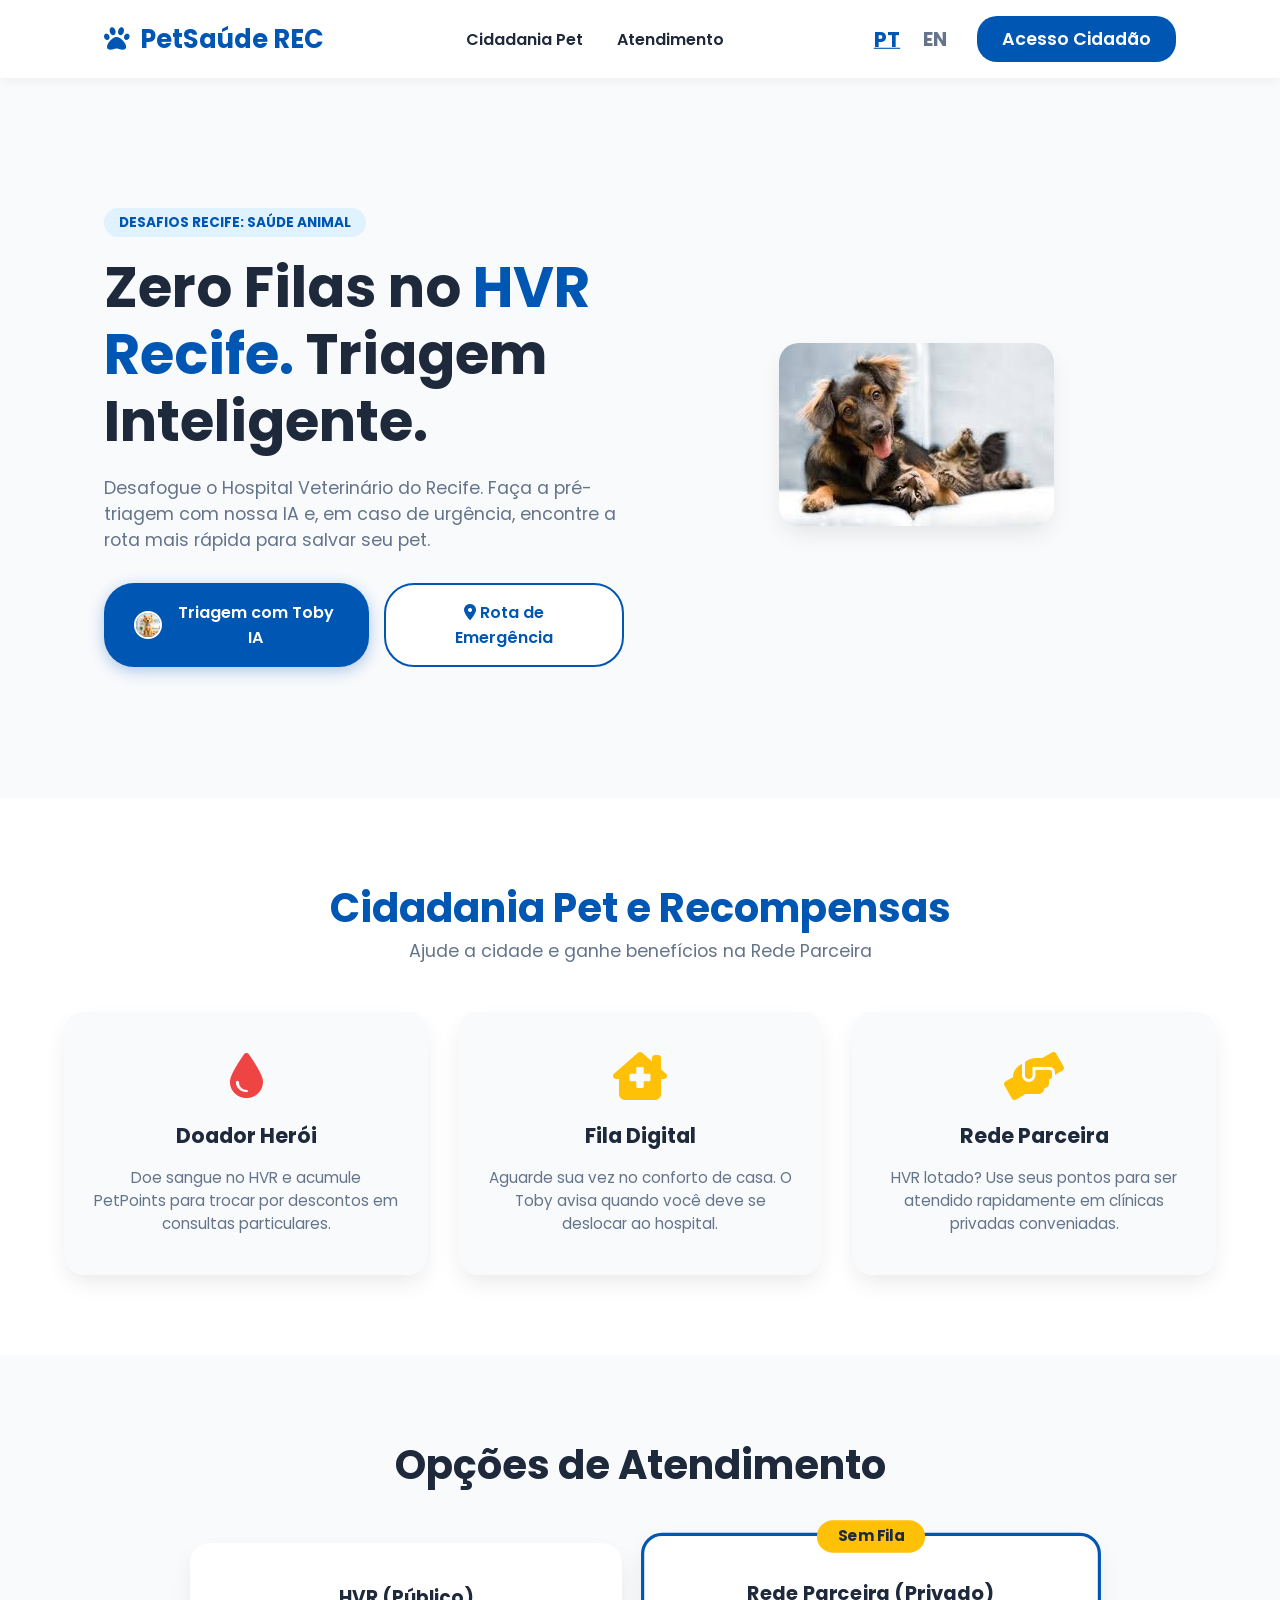
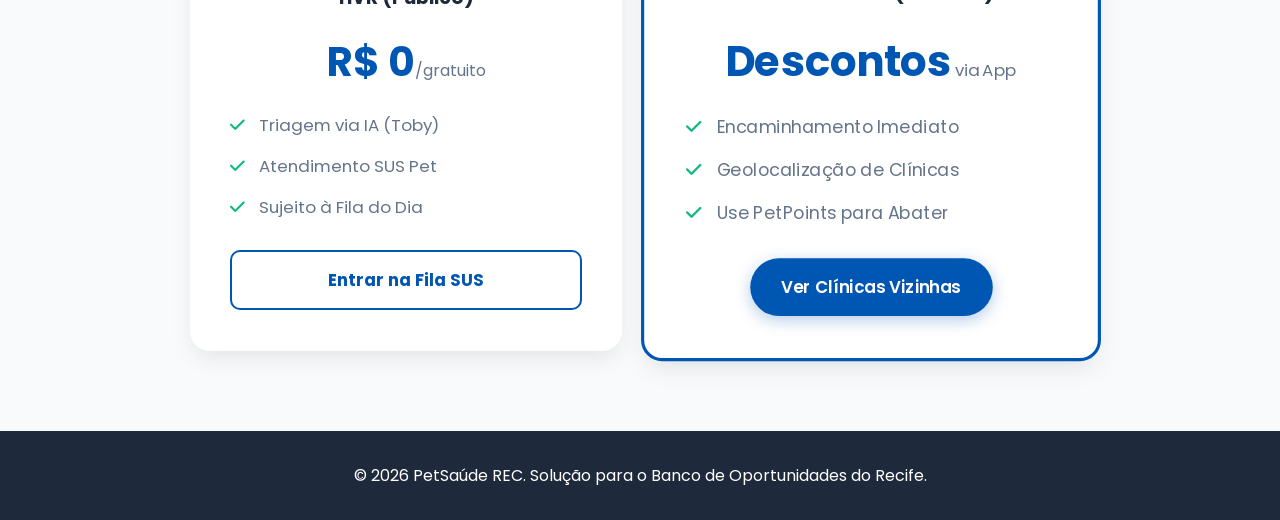
<file: index.html>
<!DOCTYPE html PUBLIC "-//W3C//DTD XHTML 1.0 Strict//EN" "http://www.w3.org/TR/xhtml1/DTD/xhtml1-strict.dtd">
<html xmlns="http://www.w3.org/1999/xhtml" lang="pt-br">
<head>
    <meta charset="UTF-8">
    <meta name="viewport" content="width=device-width, initial-scale=1.0">
    <title>PetSaúde | Triagem HVR Recife</title>
    <link href="https://fonts.googleapis.com/css2?family=Poppins:wght@300;400;600;700&display=swap" rel="stylesheet">
    <link rel="stylesheet" href="https://cdnjs.cloudflare.com/ajax/libs/font-awesome/6.0.0/css/all.min.css">
    <link rel="stylesheet" href="styles.css">
</head>
<body>
    <header>
        <nav class="navbar">
            <div class="logo">
                <i class="fa-solid fa-paw"></i> PetSaúde REC
            </div>
            <div class="nav-links">
                <a href="#funcionalidades" id="nav-feat">Cidadania Pet</a>
                <a href="#planos" id="nav-plans">Atendimento</a>
            </div>
            <div class="nav-actions">
                <div class="lang-switch">
                    <button onclick="changeLang('pt')" class="active" id="btn-pt">PT</button>
                    <button onclick="changeLang('en')" id="btn-en">EN</button>
                </div>
                <a href="login.html" class="btn-login" id="nav-login">Acesso Cidadão</a>
            </div>
        </nav>
    </header>

    <section class="hero" id="home">
        <div class="hero-content">
            <span class="badge" id="hero-badge">Desafios Recife: Saúde Animal</span>
            <h1 id="hero-title">Zero Filas no <span>HVR Recife.</span> Triagem Inteligente.</h1>
            <p id="hero-desc">Desafogue o Hospital Veterinário do Recife. Faça a pré-triagem com nossa IA e, em caso de urgência, encontre a rota mais rápida para salvar seu pet.</p>
            <div class="hero-buttons">
                <button class="btn-primary btn-mascote" onclick="openChat()" id="btn-chat">
                    <img src="assets/mascote.png" alt="Mascote Toby" class="mascote-icon" /> Triagem com Toby IA
                </button>
                <!-- Botão de Geolocalização -->
                <button class="btn-secondary" onclick="getLocation()" id="btn-location">
                    <i class="fa-solid fa-location-dot"></i> Rota de Emergência
                </button>
            </div>
        </div>
        <div class="hero-image">
            <img src="assets/hero-img.jpg" alt="Cão e Gato saudáveis no Recife" />
        </div>
    </section>

    <section class="features" id="funcionalidades">
        <div class="section-header">
            <h2 id="gamif-title">Cidadania Pet e Recompensas</h2>
            <p id="gamif-subtitle">Ajude a cidade e ganhe benefícios na Rede Parceira</p>
        </div>
        <div class="cards-container">
            <div class="feature-card">
                <i class="fa-solid fa-droplet icon" style="color: #ef4444;"></i>
                <h3 id="card1-title">Doador Herói</h3>
                <p id="card1-desc">Doe sangue no HVR e acumule PetPoints para trocar por descontos em consultas particulares.</p>
            </div>
            <div class="feature-card">
                <i class="fa-solid fa-house-chimney-medical icon"></i>
                <h3 id="card2-title">Fila Digital</h3>
                <p id="card2-desc">Aguarde sua vez no conforto de casa. O Toby avisa quando você deve se deslocar ao hospital.</p>
            </div>
            <div class="feature-card">
                <i class="fa-solid fa-handshake-angle icon"></i>
                <h3 id="card3-title">Rede Parceira</h3>
                <p id="card3-desc">HVR lotado? Use seus pontos para ser atendido rapidamente em clínicas privadas conveniadas.</p>
            </div>
        </div>
    </section>

    <section class="pricing" id="planos">
        <h2 id="planos-title">Opções de Atendimento</h2>
        <div class="pricing-container">
            <div class="price-card">
                <h3 id="plan1-name">HVR (Público)</h3>
                <div class="price">R$ 0<span>/gratuito</span></div>
                <ul id="plan1-features">
                    <li><i class="fa-solid fa-check"></i> Triagem via IA (Toby)</li>
                    <li><i class="fa-solid fa-check"></i> Atendimento SUS Pet</li>
                    <li><i class="fa-solid fa-check"></i> Sujeito à Fila do Dia</li>
                </ul>
                <button class="btn-outline" id="btn-plan1">Entrar na Fila SUS</button>
            </div>
            <div class="price-card highlight">
                <div class="popular-badge" id="badge-popular">Sem Fila</div>
                <h3 id="plan2-name">Rede Parceira (Privado)</h3>
                <div class="price">Descontos<span> via App</span></div>
                <ul id="plan2-features">
                    <li><i class="fa-solid fa-check"></i> Encaminhamento Imediato</li>
                    <li><i class="fa-solid fa-check"></i> Geolocalização de Clínicas</li>
                    <li><i class="fa-solid fa-check"></i> Use PetPoints para Abater</li>
                </ul>
                <button class="btn-primary" id="btn-plan2">Ver Clínicas Vizinhas</button>
            </div>
        </div>
    </section>

    <footer>
        <p id="footer-text">© 2026 PetSaúde REC. Solução para o Banco de Oportunidades do Recife.</p>
    </footer>

    <!-- Chatbot Flutuante -->
    <div id="chat-container" class="chat-hidden">
        <div class="chat-header">
            <div class="chat-title">
                <img src="assets/mascote.png" alt="Mascote Toby" class="mascote-icon-chat" /> 
                <span id="chat-title-text">Mascote Toby (Triagem)</span>
            </div>
            <button onclick="closeChat()" class="close-chat"><i class="fa-solid fa-xmark"></i></button>
        </div>
        <div class="chat-messages" id="chat-messages">
            <div class="message bot-message" id="chat-welcome">Olá cidadão! Sou o Toby. Descreva os sintomas do seu pet para fazermos a pré-triagem do HVR Recife.</div>
        </div>
        <div class="chat-input">
            <input type="text" id="user-input" placeholder="Digite os sintomas..." onkeypress="handleKeyPress(event)">
            <button onclick="sendMessage()" id="btn-send"><i class="fa-solid fa-paper-plane"></i></button>
        </div>
    </div>

    <script src="script.js"></script>
</body>
</html>
</file>
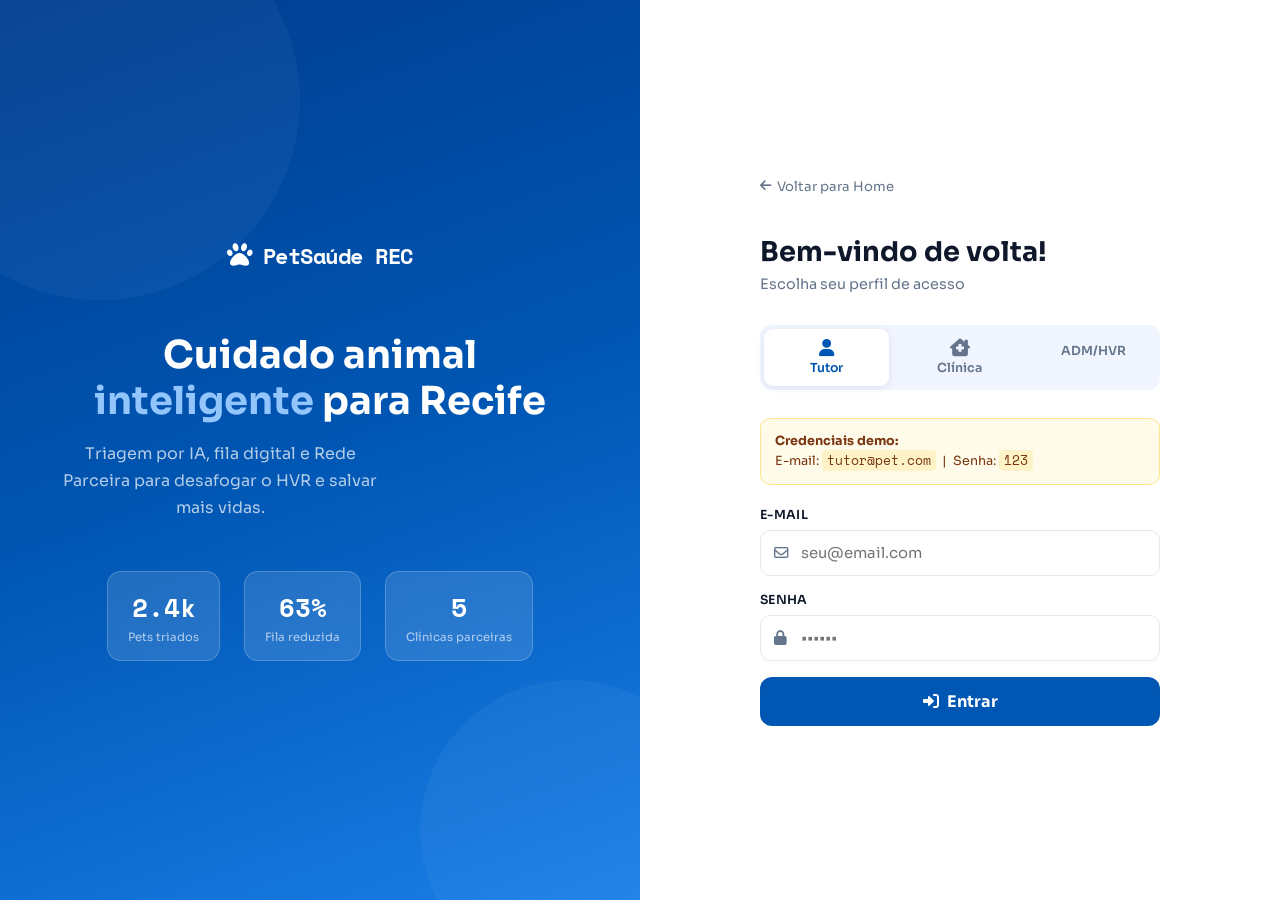
<file: dashboard.html>
<!DOCTYPE html>
<html lang="pt-br">
<head>
    <meta charset="UTF-8">
    <meta name="viewport" content="width=device-width, initial-scale=1.0">
    <title>PetSaúde | Painel</title>
    <link href="https://fonts.googleapis.com/css2?family=Sora:wght@300;400;600;700&family=Space+Mono:wght@400;700&display=swap" rel="stylesheet">
    <link rel="stylesheet" href="https://cdnjs.cloudflare.com/ajax/libs/font-awesome/6.0.0/css/all.min.css">
    <style>
        :root {
            --primary: #0056b3;
            --primary-hover: #004494;
            --primary-light: #e8f0fc;
            --accent: #f97316;
            --green: #10b981;
            --green-light: #d1fae5;
            --amber: #f59e0b;
            --amber-light: #fef3c7;
            --red: #ef4444;
            --red-light: #fee2e2;
            --text: #0f172a;
            --muted: #64748b;
            --border: #e2e8f0;
            --surface: #ffffff;
            --bg: #f0f5ff;
            --sidebar-w: 240px;
        }
        * { margin:0; padding:0; box-sizing:border-box; }
        body { font-family:'Sora',sans-serif; background:var(--bg); color:var(--text); display:flex; min-height:100vh; }

        /* ===== SIDEBAR ===== */
        .sidebar {
            width: var(--sidebar-w); background: #0a1628;
            display: flex; flex-direction: column;
            position: fixed; top:0; left:0; height:100vh; z-index:100;
            overflow: hidden;
        }
        .sb-logo {
            padding: 24px 20px; border-bottom: 1px solid rgba(255,255,255,0.06);
            font-family:'Space Mono',monospace; color:white; font-size:1rem; font-weight:700;
            display:flex; align-items:center; gap:10px;
        }
        .sb-logo i { color:#60a5fa; font-size:1.2rem; }
        .sb-logo span { font-size:0.65rem; color:rgba(255,255,255,0.4); display:block; margin-top:2px; font-family:'Sora',sans-serif; font-weight:400; }
        .sb-user {
            padding:16px 20px; display:flex; align-items:center; gap:12px;
            border-bottom:1px solid rgba(255,255,255,0.06); margin-bottom:8px;
        }
        .sb-avatar {
            width:36px; height:36px; border-radius:10px;
            background:linear-gradient(135deg,#3b82f6,#0056b3);
            display:flex; align-items:center; justify-content:center;
            color:white; font-weight:700; font-size:0.8rem; flex-shrink:0;
        }
        .sb-user-name  { color:white; font-size:0.83rem; font-weight:600; }
        .sb-user-badge { display:inline-block; font-size:0.65rem; padding:2px 8px; border-radius:20px; margin-top:3px; }
        .badge-cidadao { background:rgba(59,130,246,0.2); color:#93c5fd; }
        .badge-clinica  { background:rgba(16,185,129,0.2); color:#6ee7b7; }
        .badge-adm      { background:rgba(249,115,22,0.2); color:#fdba74; }
        nav { flex:1; padding:8px 0; }
        .nav-item {
            display:flex; align-items:center; gap:12px;
            padding:11px 20px; color:rgba(255,255,255,0.5);
            font-size:0.83rem; font-weight:600; cursor:pointer;
            transition:all 0.2s; border:none; background:none;
            width:100%; text-align:left; font-family:'Sora',sans-serif;
            border-left:3px solid transparent;
        }
        .nav-item i { width:18px; text-align:center; font-size:0.95rem; }
        .nav-item:hover { color:white; background:rgba(255,255,255,0.04); }
        .nav-item.active { color:white; background:rgba(59,130,246,0.12); border-left-color:#3b82f6; }
        .nav-section-label { padding:16px 20px 6px; font-size:0.65rem; text-transform:uppercase; letter-spacing:1px; color:rgba(255,255,255,0.2); }
        .sb-footer { padding:16px 20px; border-top:1px solid rgba(255,255,255,0.06); }
        .btn-logout {
            display:flex; align-items:center; gap:8px;
            color:rgba(255,255,255,0.35); font-size:0.78rem; cursor:pointer;
            background:none; border:none; font-family:'Sora',sans-serif; transition:color 0.2s;
        }
        .btn-logout:hover { color:var(--red); }

        /* ===== MAIN ===== */
        .main { margin-left:var(--sidebar-w); flex:1; padding:32px 36px; min-height:100vh; }
        .page-header { margin-bottom:28px; }
        .page-header h1 { font-size:1.55rem; font-weight:700; color:var(--text); }
        .page-header p  { color:var(--muted); font-size:0.88rem; margin-top:4px; }

        /* ===== MÉTRICAS ===== */
        .metrics-grid { display:grid; grid-template-columns:repeat(auto-fit,minmax(180px,1fr)); gap:16px; margin-bottom:28px; }
        .metric-card {
            background:var(--surface); border-radius:16px; padding:20px;
            box-shadow:0 2px 12px rgba(0,0,0,0.04); border:1px solid var(--border);
            display:flex; align-items:flex-start; gap:14px;
        }
        .metric-icon { width:44px; height:44px; border-radius:12px; display:flex; align-items:center; justify-content:center; font-size:1.2rem; flex-shrink:0; }
        .ic-blue   { background:#dbeafe; color:#1d4ed8; }
        .ic-green  { background:var(--green-light); color:#059669; }
        .ic-amber  { background:var(--amber-light); color:#d97706; }
        .ic-red    { background:var(--red-light); color:#dc2626; }
        .ic-purple { background:#ede9fe; color:#7c3aed; }
        .metric-label { font-size:0.72rem; color:var(--muted); text-transform:uppercase; letter-spacing:0.5px; font-weight:600; }
        .metric-value { font-size:1.75rem; font-weight:700; color:var(--text); line-height:1.1; font-family:'Space Mono',monospace; }
        .metric-sub   { font-size:0.72rem; color:var(--muted); margin-top:2px; }

        /* ===== CARDS ===== */
        .card { background:var(--surface); border-radius:16px; padding:22px; box-shadow:0 2px 12px rgba(0,0,0,0.04); border:1px solid var(--border); margin-bottom:22px; }
        .card-title { font-size:0.93rem; font-weight:700; color:var(--text); margin-bottom:18px; display:flex; align-items:center; gap:8px; }
        .card-title i { color:var(--primary); }
        .two-col { display:grid; grid-template-columns:1fr 1fr; gap:20px; }

        /* ===== TABELA ===== */
        table { width:100%; border-collapse:collapse; }
        th { text-align:left; font-size:0.7rem; text-transform:uppercase; letter-spacing:0.6px; color:var(--muted); font-weight:700; padding:8px 12px; border-bottom:1px solid var(--border); }
        td { padding:11px 12px; font-size:0.83rem; color:var(--text); border-bottom:1px solid #f8fafc; vertical-align:middle; }
        tr:last-child td { border-bottom:none; }
        tr:hover td { background:#fafbff; }

        /* ===== BADGES ===== */
        .badge { display:inline-flex; align-items:center; gap:4px; padding:3px 9px; border-radius:20px; font-size:0.72rem; font-weight:700; }
        .badge-verde    { background:var(--green-light); color:#065f46; }
        .badge-amarelo  { background:var(--amber-light); color:#92400e; }
        .badge-vermelho { background:var(--red-light);   color:#991b1b; }
        .badge-ok       { background:var(--green-light); color:#065f46; }
        .badge-warn     { background:var(--amber-light); color:#92400e; }
        .badge-danger   { background:var(--red-light);   color:#991b1b; }
        .badge-info     { background:var(--primary-light); color:#1e40af; }

        /* ===== FILA NÚMERO (cidadão) ===== */
        .fila-big { text-align:center; padding:28px 20px; }
        .fila-num { font-size:5.5rem; font-weight:700; color:var(--primary); line-height:1; font-family:'Space Mono',monospace; }
        .fila-lbl { color:var(--muted); font-size:0.88rem; margin-top:6px; }
        .fila-eta { margin-top:16px; background:var(--primary-light); color:var(--primary); border-radius:10px; padding:10px 20px; font-size:0.88rem; font-weight:600; display:inline-block; }
        .pulse { animation:pulse 2s ease-in-out infinite; }
        @keyframes pulse { 0%,100%{opacity:1;} 50%{opacity:0.6;} }

        /* ===== PONTOS BAR ===== */
        .pts-bar-bg { background:var(--border); border-radius:8px; height:8px; overflow:hidden; }
        .pts-bar-fill { height:100%; border-radius:8px; background:linear-gradient(90deg,#0056b3,#38bdf8); transition:width 1.2s ease; }
        .pts-labels { display:flex; justify-content:space-between; font-size:0.72rem; color:var(--muted); margin-top:4px; }

        /* ===== PET CARD ===== */
        .pet-cards { display:flex; gap:14px; flex-wrap:wrap; margin-bottom:20px; }
        .pet-card {
            background:var(--bg); border-radius:14px; padding:16px 18px;
            border:2px solid var(--border); cursor:pointer; transition:all 0.2s;
            display:flex; align-items:center; gap:12px; min-width:180px;
        }
        .pet-card:hover,.pet-card.active { border-color:var(--primary); background:var(--primary-light); }
        .pet-emoji { font-size:2rem; width:44px; height:44px; background:white; border-radius:12px; display:flex; align-items:center; justify-content:center; box-shadow:0 2px 8px rgba(0,0,0,0.08); }
        .pet-info-name { font-weight:700; font-size:0.9rem; }
        .pet-info-sub  { font-size:0.75rem; color:var(--muted); }

        /* ===== MAPA ===== */
        #map-container { border-radius:14px; overflow:hidden; height:380px; background:#e8edf5; border:1px solid var(--border); position:relative; }
        #map { width:100%; height:100%; }
        .map-legend { display:flex; gap:16px; margin-top:12px; flex-wrap:wrap; }
        .map-leg-item { display:flex; align-items:center; gap:6px; font-size:0.78rem; color:var(--muted); }
        .leg-dot { width:10px; height:10px; border-radius:50%; }

        /* ===== CLINICA CARDS ===== */
        .clinica-list { display:flex; flex-direction:column; gap:12px; }
        .clinica-item {
            background:var(--bg); border-radius:12px; padding:14px 16px;
            border:1px solid var(--border); display:flex; align-items:center;
            gap:14px; transition:border-color 0.2s;
        }
        .clinica-item:hover { border-color:var(--primary); }
        .clinica-status-dot { width:10px; height:10px; border-radius:50%; flex-shrink:0; }
        .dot-green  { background:var(--green); }
        .dot-amber  { background:var(--amber); }
        .dot-red    { background:var(--red); }
        .clinica-info { flex:1; }
        .clinica-nome { font-weight:700; font-size:0.88rem; }
        .clinica-sub  { font-size:0.75rem; color:var(--muted); }
        .clinica-vagas { text-align:right; font-family:'Space Mono',monospace; }
        .vagas-num  { font-size:1.2rem; font-weight:700; color:var(--primary); }
        .vagas-lbl  { font-size:0.68rem; color:var(--muted); }
        .btn-maps {
            padding:7px 12px; background:var(--primary); color:white; border:none;
            border-radius:8px; font-size:0.75rem; font-weight:600; cursor:pointer;
            font-family:'Sora',sans-serif; transition:background 0.2s; white-space:nowrap;
        }
        .btn-maps:hover { background:var(--primary-hover); }

        /* ===== HISTÓRICO ===== */
        .hist-item { display:flex; align-items:flex-start; gap:12px; padding:12px 0; border-bottom:1px solid #f1f5f9; }
        .hist-item:last-child { border-bottom:none; }
        .hist-dot { width:10px; height:10px; border-radius:50%; margin-top:4px; flex-shrink:0; }
        .hist-text { flex:1; font-size:0.83rem; }
        .hist-date { font-size:0.72rem; color:var(--muted); white-space:nowrap; }

        /* ===== ADM LIVE BADGE ===== */
        .live-dot { width:8px; height:8px; background:#ef4444; border-radius:50%; animation:livepulse 1.2s ease-in-out infinite; }
        @keyframes livepulse { 0%,100%{opacity:1;transform:scale(1);} 50%{opacity:0.5;transform:scale(0.8);} }

        /* ===== EXTRATO PONTOS ===== */
        .extrato-item { display:flex; align-items:center; gap:12px; padding:10px 0; border-bottom:1px solid #f1f5f9; }
        .extrato-item:last-child { border-bottom:none; }
        .extrato-tipo { width:32px; height:32px; border-radius:8px; display:flex; align-items:center; justify-content:center; font-size:0.85rem; flex-shrink:0; }
        .tipo-ganho { background:var(--green-light); color:#059669; }
        .tipo-uso   { background:var(--red-light);   color:#dc2626; }
        .extrato-desc  { flex:1; font-size:0.82rem; color:var(--text); }
        .extrato-date  { font-size:0.72rem; color:var(--muted); }
        .extrato-pontos { font-family:'Space Mono',monospace; font-weight:700; font-size:0.88rem; white-space:nowrap; }
        .pts-ganho { color:var(--green); }
        .pts-uso   { color:var(--red); }

        /* NOTIF */
        .notif {
            position:fixed; top:24px; right:24px; z-index:9999;
            background:#0a1628; color:white; padding:14px 20px;
            border-radius:12px; font-size:0.85rem; font-weight:600;
            box-shadow:0 8px 24px rgba(0,0,0,0.2);
            animation:slideIn 0.3s ease; display:none;
        }
        @keyframes slideIn { from{opacity:0;transform:translateY(-10px);} to{opacity:1;transform:translateY(0);} }

        /* MOBILE */
        @media(max-width:768px) {
            .sidebar { width:100%; height:auto; position:relative; flex-direction:row; flex-wrap:wrap; padding:12px; }
            .sb-logo,.sb-footer { display:none; }
            .sb-user { border:none; margin-bottom:0; padding:8px 4px; }
            nav { display:flex; overflow-x:auto; padding:0; }
            .nav-item { padding:10px 14px; font-size:0.75rem; white-space:nowrap; border-left:none; border-bottom:3px solid transparent; }
            .nav-item.active { border-left-color:transparent; border-bottom-color:#3b82f6; }
            .main { margin-left:0; padding:20px 14px; }
            .two-col { grid-template-columns:1fr; }
            .metrics-grid { grid-template-columns:1fr 1fr; }
        }
    </style>
</head>
<body>

<div class="notif" id="notif"></div>

<!-- SIDEBAR -->
<aside class="sidebar" id="sidebar">
    <div class="sb-logo">
        <i class="fa-solid fa-paw"></i>
        <div>PetSaúde REC<span id="sb-role">Carregando...</span></div>
    </div>
    <div class="sb-user">
        <div class="sb-avatar" id="sb-avatar">?</div>
        <div>
            <div class="sb-user-name" id="sb-name">—</div>
            <span class="sb-user-badge" id="sb-badge">—</span>
        </div>
    </div>
    <nav id="sidebar-nav"></nav>
    <div class="sb-footer">
        <button class="btn-logout" onclick="doLogout()">
            <i class="fa-solid fa-right-from-bracket"></i> Sair da conta
        </button>
    </div>
</aside>

<!-- MAIN -->
<main class="main" id="main"></main>

<script src="db.js"></script>
<script>
// ============================================================
// INIT — lê sessão e renderiza o perfil correto
// ============================================================
const user = PetDB.session();
if (!user) { window.location.href = 'login.html'; }

// Sidebar
document.getElementById('sb-avatar').textContent = user.avatar;
document.getElementById('sb-name').textContent   = user.nome;

const roleLabel = { cidadao:'Tutor de Pet', clinica:'Clínica Parceira', adm:'ADM / HVR' };
const badgeCls  = { cidadao:'badge-cidadao', clinica:'badge-clinica', adm:'badge-adm' };
document.getElementById('sb-role').textContent  = roleLabel[user.perfil];
document.getElementById('sb-badge').textContent = roleLabel[user.perfil];
document.getElementById('sb-badge').className   = 'sb-user-badge ' + badgeCls[user.perfil];

const navs = {
    cidadao: [
        {icon:'fa-gauge',    label:'Início',         fn:'renderCidadao'},
        {icon:'fa-list-ol',  label:'Minha Fila',     fn:'renderFila'},
        {icon:'fa-star',     label:'PetPoints',      fn:'renderPontos'},
        {icon:'fa-clock-rotate-left', label:'Histórico', fn:'renderHistorico'},
        {icon:'fa-map-marker-alt', label:'Clínicas Próximas', fn:'renderClinicas'},
    ],
    clinica: [
        {icon:'fa-gauge',   label:'Início',           fn:'renderClinicaHome'},
        {icon:'fa-arrow-right-to-bracket', label:'Encaminhamentos', fn:'renderEncaminhamentos'},
        {icon:'fa-map-marker-alt', label:'Mapa de Clínicas', fn:'renderClinicas'},
    ],
    adm: [
        {icon:'fa-gauge',   label:'Visão Geral',      fn:'renderAdmHome'},
        {icon:'fa-list-check', label:'Triagem Ativa', fn:'renderTriagemAtiva'},
        {icon:'fa-handshake', label:'Rede Parceira',  fn:'renderRedeParceira'},
        {icon:'fa-chart-bar', label:'Relatórios',     fn:'renderRelatorios'},
        {icon:'fa-map-marker-alt', label:'Mapa Clínicas', fn:'renderClinicas'},
    ],
};

const navEl = document.getElementById('sidebar-nav');
navs[user.perfil].forEach((item, i) => {
    const btn = document.createElement('button');
    btn.className = 'nav-item' + (i===0?' active':'');
    btn.dataset.fn = item.fn;
    btn.innerHTML = `<i class="fa-solid ${item.icon}"></i> ${item.label}`;
    btn.onclick = () => {
        document.querySelectorAll('.nav-item').forEach(b => b.classList.remove('active'));
        btn.classList.add('active');
        window[item.fn]();
    };
    navEl.appendChild(btn);
});

function doLogout() { PetDB.logout(); window.location.href = 'login.html'; }
function notify(msg) {
    const n = document.getElementById('notif');
    n.textContent = msg; n.style.display='block';
    setTimeout(() => n.style.display='none', 3000);
}
function fmt_data(iso) {
    if (!iso) return '—';
    const d = new Date(iso);
    const hoje = new Date();
    if (d.toDateString()===hoje.toDateString()) return 'Hoje, '+d.toLocaleTimeString('pt-BR',{hour:'2-digit',minute:'2-digit'});
    return d.toLocaleDateString('pt-BR',{day:'2-digit',month:'2-digit',year:'numeric'});
}
function cor_badge(c) {
    return c==='vermelha'?'badge-vermelho': c==='amarela'?'badge-amarelo':'badge-verde';
}
function cor_dot(c) {
    return c==='vermelha'?'dot-red': c==='amarela'?'dot-amber':'dot-green';
}
function cor_hist(c) {
    return c==='vermelha'?'#ef4444': c==='amarela'?'#f59e0b':'#10b981';
}
function emoji_pet(e) {
    return e==='cat'?'🐱':'🐶';
}

// ============================================================
// CIDADÃO — INÍCIO
// ============================================================
function renderCidadao() {
    const pets = PetDB.petsDoTutor(user.id);
    const saldo = PetDB.saldoPetPoints(user.id);
    const fila  = PetDB.filaDoTutor(user.id);
    const filaItem = fila[0];
    const triagens = PetDB.triagensDoTutor(user.id);
    const ultimaT  = triagens[0];
    const nivel = saldo >= 500 ? 'Herói' : saldo >= 200 ? 'Protetor' : 'Iniciante';
    const proxNivel = saldo >= 500 ? 1000 : saldo >= 200 ? 500 : 200;
    const pct = Math.min(100, Math.round((saldo / proxNivel) * 100));

    const MAIN = document.getElementById('main');
    MAIN.innerHTML = `
    <div class="page-header">
        <h1>Olá, ${user.nome.split(' ')[0]}! 🐾</h1>
        <p>Bem-vindo ao seu painel. ${pets.length} pet${pets.length>1?'s':''} cadastrado${pets.length>1?'s':''}.</p>
    </div>

    <div class="metrics-grid">
        <div class="metric-card">
            <div class="metric-icon ic-blue"><i class="fa-solid fa-list-ol"></i></div>
            <div>
                <div class="metric-label">Posição na fila</div>
                <div class="metric-value">${filaItem ? filaItem.posicao+'º' : '—'}</div>
                <div class="metric-sub">${filaItem ? '~'+filaItem.eta_min+' min' : 'Sem fila ativa'}</div>
            </div>
        </div>
        <div class="metric-card">
            <div class="metric-icon ic-amber"><i class="fa-solid fa-star"></i></div>
            <div>
                <div class="metric-label">PetPoints</div>
                <div class="metric-value">${saldo}</div>
                <div class="metric-sub">Nível: ${nivel}</div>
            </div>
        </div>
        <div class="metric-card">
            <div class="metric-icon ic-green"><i class="fa-solid fa-dog"></i></div>
            <div>
                <div class="metric-label">Pets</div>
                <div class="metric-value">${pets.length}</div>
                <div class="metric-sub">${pets.map(p=>p.nome).join(', ')}</div>
            </div>
        </div>
        <div class="metric-card">
            <div class="metric-icon ic-purple"><i class="fa-solid fa-heart-pulse"></i></div>
            <div>
                <div class="metric-label">Última triagem</div>
                <div class="metric-value" style="font-size:1.1rem;margin-top:6px;">
                    ${ultimaT ? '<span class="badge '+cor_badge(ultimaT.classificacao)+'">'+ultimaT.classificacao.charAt(0).toUpperCase()+ultimaT.classificacao.slice(1)+'</span>' : '—'}
                </div>
                <div class="metric-sub">${ultimaT ? fmt_data(ultimaT.data) : 'Nenhuma'}</div>
            </div>
        </div>
    </div>

    <div class="two-col">
        <div class="card">
            <div class="card-title"><i class="fa-solid fa-list-ol"></i> Posição na Fila HVR</div>
            ${filaItem ? `
            <div class="fila-big">
                <div class="fila-num pulse">${filaItem.posicao}</div>
                <div class="fila-lbl">pets à sua frente (${filaItem.nome_pet})</div>
                <div class="fila-eta"><i class="fa-regular fa-clock"></i> Estimativa: ~${filaItem.eta_min} minutos</div>
                <p style="margin-top:14px;font-size:0.78rem;color:var(--muted);">O Toby vai te avisar quando chegar a hora de sair de casa 🐾</p>
            </div>` : `
            <div class="fila-big" style="color:var(--muted);">
                <i class="fa-solid fa-circle-check" style="font-size:3rem;color:var(--green);"></i>
                <div class="fila-num" style="font-size:2rem;color:var(--green);">Livre!</div>
                <div class="fila-lbl">Nenhum pet seu na fila agora</div>
            </div>`}
        </div>

        <div class="card">
            <div class="card-title"><i class="fa-solid fa-star"></i> Seus PetPoints</div>
            <div style="font-size:2.5rem;font-weight:700;color:var(--primary);font-family:'Space Mono',monospace;">${saldo} <span style="font-size:1rem;font-weight:400;color:var(--muted);">pts</span></div>
            <div style="font-size:0.78rem;color:var(--muted);margin:4px 0 16px;">Próximo nível: ${proxNivel} pts</div>
            <div class="pts-bar-bg"><div class="pts-bar-fill" style="width:${pct}%"></div></div>
            <div class="pts-labels"><span>${nivel}</span><span>${pct}% → ${saldo>=500?'Máximo':saldo>=200?'Herói':'Protetor'}</span></div>
            <div style="margin-top:20px;font-size:0.8rem;color:var(--muted);line-height:1.8;">
                <b style="color:var(--text);">Como ganhar mais:</b><br>
                🩸 Doe sangue no HVR → +100 pts<br>
                📋 Conclua uma triagem → +10 pts<br>
                ✅ Check-up em dia → +10 pts
            </div>
        </div>
    </div>

    <div class="card">
        <div class="card-title"><i class="fa-solid fa-clock-rotate-left"></i> Últimas Triagens</div>
        ${triagens.slice(0,4).map(t => {
            const pet = PetDB.findById('pets', t.pet_id);
            return `<div class="hist-item">
                <div class="hist-dot" style="background:${cor_hist(t.classificacao)};"></div>
                <div class="hist-text">
                    <b>${pet ? emoji_pet(pet.foto_emoji)+' '+pet.nome : 'Pet'}</b> — ${t.sintomas}
                    <br><span class="badge ${cor_badge(t.classificacao)}">${t.classificacao.charAt(0).toUpperCase()+t.classificacao.slice(1)}</span>
                    <span style="font-size:0.75rem;color:var(--muted);margin-left:8px;">${t.resumo}</span>
                </div>
                <div class="hist-date">${fmt_data(t.data)}</div>
            </div>`;
        }).join('')}
    </div>`;
}

// ============================================================
// CIDADÃO — FILA
// ============================================================
function renderFila() {
    const fila = PetDB.filaDoTutor(user.id);
    const MAIN = document.getElementById('main');
    MAIN.innerHTML = `
    <div class="page-header"><h1>Minha Fila HVR</h1><p>Acompanhe em tempo real a posição dos seus pets.</p></div>
    ${fila.length === 0 ? `
    <div class="card" style="text-align:center;padding:60px;">
        <i class="fa-solid fa-circle-check" style="font-size:3rem;color:var(--green);margin-bottom:16px;display:block;"></i>
        <h3 style="color:var(--green);">Nenhum pet na fila!</h3>
        <p style="color:var(--muted);margin-top:8px;">Quando você fizer a triagem com o Toby e for ao HVR, sua posição aparece aqui.</p>
    </div>` : fila.map(f => `
    <div class="card">
        <div style="display:flex;align-items:center;gap:16px;margin-bottom:20px;">
            <div style="font-size:2.5rem;">${emoji_pet(PetDB.findById('pets',f.pet_id)?.foto_emoji||'dog')}</div>
            <div>
                <div style="font-weight:700;font-size:1.1rem;">${f.nome_pet}</div>
                <span class="badge ${cor_badge(f.classificacao)}">${f.classificacao.charAt(0).toUpperCase()+f.classificacao.slice(1)}</span>
            </div>
            <div style="margin-left:auto;text-align:right;">
                <div class="fila-num" style="font-size:3rem;">${f.posicao}°</div>
                <div style="font-size:0.78rem;color:var(--muted);">na fila</div>
            </div>
        </div>
        <div style="background:var(--bg);border-radius:12px;padding:16px;display:flex;gap:24px;flex-wrap:wrap;">
            <div><div style="font-size:0.7rem;text-transform:uppercase;color:var(--muted);margin-bottom:2px;">Tempo estimado</div><b>~${f.eta_min} minutos</b></div>
            <div><div style="font-size:0.7rem;text-transform:uppercase;color:var(--muted);margin-bottom:2px;">Entrou na fila</div><b>${fmt_data(f.entrada)}</b></div>
            <div><div style="font-size:0.7rem;text-transform:uppercase;color:var(--muted);margin-bottom:2px;">Sintoma</div><b>${f.sintoma_resumo}</b></div>
        </div>
    </div>`).join('')}`;
}

// ============================================================
// CIDADÃO — PETPOINTS
// ============================================================
function renderPontos() {
    const saldo   = PetDB.saldoPetPoints(user.id);
    const extrato = PetDB.extratoPetPoints(user.id);
    const nivel   = saldo >= 500 ? 'Herói' : saldo >= 200 ? 'Protetor' : 'Iniciante';
    const MAIN    = document.getElementById('main');
    MAIN.innerHTML = `
    <div class="page-header"><h1>PetPoints</h1><p>Seus pontos de cidadania animal.</p></div>
    <div class="two-col">
        <div class="card" style="text-align:center;">
            <div class="metric-icon ic-amber" style="width:60px;height:60px;font-size:1.8rem;margin:0 auto 16px;"><i class="fa-solid fa-star"></i></div>
            <div style="font-size:3.5rem;font-weight:700;color:var(--primary);font-family:'Space Mono',monospace;">${saldo}</div>
            <div style="color:var(--muted);font-size:0.88rem;margin-top:4px;">pontos acumulados</div>
            <div style="margin-top:12px;"><span class="badge badge-info" style="font-size:0.85rem;padding:5px 14px;">🏆 Nível: ${nivel}</span></div>
        </div>
        <div class="card">
            <div class="card-title"><i class="fa-solid fa-gift"></i> Como usar seus pontos</div>
            <div style="font-size:0.85rem;color:var(--muted);line-height:2;">
                🏥 <b>50 pts</b> → 15% de desconto na Rede Parceira<br>
                💉 <b>100 pts</b> → Consulta gratuita em clínica conveniada<br>
                🩸 <b>200 pts</b> → Exame de sangue completo gratuito<br>
                🎖 <b>500 pts</b> → Nível Herói — prioridade na fila digital
            </div>
            <button onclick="notify('Funcionalidade em breve!')" style="margin-top:16px;padding:10px 20px;background:var(--primary);color:white;border:none;border-radius:8px;cursor:pointer;font-family:'Sora',sans-serif;font-weight:600;font-size:0.85rem;">
                <i class="fa-solid fa-exchange-alt"></i> Trocar pontos
            </button>
        </div>
    </div>
    <div class="card">
        <div class="card-title"><i class="fa-solid fa-receipt"></i> Extrato de PetPoints</div>
        ${extrato.map(p => `
        <div class="extrato-item">
            <div class="extrato-tipo ${p.tipo==='ganho'?'tipo-ganho':'tipo-uso'}">
                <i class="fa-solid ${p.tipo==='ganho'?'fa-plus':'fa-minus'}"></i>
            </div>
            <div class="extrato-desc">
                ${p.descricao}
                <div class="extrato-date">${fmt_data(p.data)}</div>
            </div>
            <div class="extrato-pontos ${p.tipo==='ganho'?'pts-ganho':'pts-uso'}">
                ${p.pontos>0?'+':''}${p.pontos} pts
            </div>
        </div>`).join('')}
    </div>`;
}

// ============================================================
// CIDADÃO — HISTÓRICO
// ============================================================
function renderHistorico() {
    const triagens = PetDB.triagensDoTutor(user.id);
    const MAIN = document.getElementById('main');
    MAIN.innerHTML = `
    <div class="page-header"><h1>Histórico de Triagens</h1><p>Todas as triagens feitas pelo Toby.</p></div>
    <div class="card">
        <table>
            <thead><tr><th>Pet</th><th>Data</th><th>Sintomas</th><th>Classificação</th><th>Resumo</th></tr></thead>
            <tbody>
                ${triagens.map(t => {
                    const pet = PetDB.findById('pets', t.pet_id);
                    return `<tr>
                        <td><b>${pet ? emoji_pet(pet.foto_emoji)+' '+pet.nome : '—'}</b></td>
                        <td>${fmt_data(t.data)}</td>
                        <td style="max-width:200px;font-size:0.8rem;">${t.sintomas}</td>
                        <td><span class="badge ${cor_badge(t.classificacao)}">${t.classificacao.charAt(0).toUpperCase()+t.classificacao.slice(1)}</span></td>
                        <td style="font-size:0.78rem;color:var(--muted);">${t.resumo}</td>
                    </tr>`;
                }).join('')}
            </tbody>
        </table>
    </div>`;
}

// ============================================================
// MAPA DE CLÍNICAS (cidadão + clínica + ADM)
// ============================================================
function renderClinicas() {
    const clinicas = PetDB.todasClinicas();
    const MAIN = document.getElementById('main');
    MAIN.innerHTML = `
    <div class="page-header"><h1>Clínicas Veterinárias Próximas</h1><p>Clínicas da Rede Parceira e veterinárias particulares no Recife.</p></div>
    <div class="card">
        <div class="card-title"><i class="fa-solid fa-map-marker-alt"></i> Mapa — Rede Parceira + Busca de Veterinárias</div>
        <div id="map-container"><div id="map"></div></div>
        <div class="map-legend">
            <div class="map-leg-item"><div class="leg-dot" style="background:#10b981;"></div> Disponível</div>
            <div class="map-leg-item"><div class="leg-dot" style="background:#f59e0b;"></div> Quase lotada</div>
            <div class="map-leg-item"><div class="leg-dot" style="background:#ef4444;"></div> Lotada</div>
            <div class="map-leg-item"><div class="leg-dot" style="background:#3b82f6;"></div> Veterinárias parceiras (Google Maps)</div>
        </div>
        <div style="margin-top:8px;font-size:0.78rem;color:var(--muted);">
            <i class="fa-solid fa-info-circle"></i> Clique em "Ver no Maps" para traçar a rota até a clínica.
        </div>
    </div>

    <div class="card">
        <div class="card-title"><i class="fa-solid fa-hospital"></i> Lista da Rede Parceira</div>
        <div class="clinica-list">
            ${clinicas.map(c => {
                const statusColor = c.status==='disponivel'?'dot-green': c.status==='quase_lotada'?'dot-amber':'dot-red';
                const statusText  = c.status==='disponivel'?'Disponível': c.status==='quase_lotada'?'Quase lotada':'Lotada';
                const badgeClass  = c.status==='disponivel'?'badge-ok': c.status==='quase_lotada'?'badge-warn':'badge-danger';
                const stars = '★'.repeat(Math.floor(c.avaliacao)) + (c.avaliacao%1>=0.5?'½':'');
                return `<div class="clinica-item">
                    <div class="clinica-status-dot ${statusColor}"></div>
                    <div class="clinica-info">
                        <div class="clinica-nome">${c.nome}</div>
                        <div class="clinica-sub">${c.bairro} &middot; ${c.telefone} &middot; <span style="color:#f59e0b;">${stars}</span> ${c.avaliacao}</div>
                        <div class="clinica-sub">${c.pets_a_caminho} pets a caminho &middot; <span class="badge ${badgeClass}">${statusText}</span></div>
                    </div>
                    <div class="clinica-vagas">
                        <div class="vagas-num">${c.vagas}</div>
                        <div class="vagas-lbl">vagas</div>
                    </div>
                    <button class="btn-maps" onclick="abrirMapsClinica(${c.lat},${c.lng},'${c.nome}')">
                        <i class="fa-solid fa-map-marker-alt"></i> Ver no Maps
                    </button>
                </div>`;
            }).join('')}
        </div>
    </div>`;

    // Inicializa mapa Google
    loadGoogleMap(clinicas);
}

function abrirMapsClinica(lat, lng, nome) {
    const url = `https://www.google.com/maps/search/${encodeURIComponent(nome+' veterinaria recife')}/@${lat},${lng},15z`;
    window.open(url, '_blank');
}

function loadGoogleMap(clinicas) {
    // Usa a API embed do Google Maps (sem chave) — mostra busca por veterinárias no Recife
    // Centro: HVR Recife
    const HVR_LAT = -8.0522, HVR_LNG = -34.9286;
    const mapEl = document.getElementById('map');

    // Mapa embed com busca de veterinárias — funciona sem API key
    mapEl.innerHTML = `
        <iframe
            width="100%" height="380"
            style="border:0;border-radius:14px;"
            loading="lazy"
            allowfullscreen
            referrerpolicy="no-referrer-when-downgrade"
            src="https://www.google.com/maps/embed?pb=!1m16!1m12!1m3!1d31348.!2d-34.9!3d-8.06!2m3!1f0!2f0!3f0!3m2!1i1024!2i768!4f13.1!2m1!1sclinica+veterinaria+recife!5e0!3m2!1spt-BR!2sbr!4v1716900000000!5m2!1spt-BR!2sbr"
        ></iframe>`;

    // Adiciona botão para busca expandida no Maps
    mapEl.insertAdjacentHTML('afterend', `
        <div style="margin-top:12px;">
            <a href="https://www.google.com/maps/search/clinica+veterinaria/@${HVR_LAT},${HVR_LNG},13z"
               target="_blank"
               style="display:inline-flex;align-items:center;gap:8px;padding:10px 18px;background:var(--primary);color:white;text-decoration:none;border-radius:10px;font-size:0.85rem;font-weight:600;font-family:'Sora',sans-serif;">
                <i class="fa-solid fa-magnifying-glass-location"></i> Buscar veterinárias perto de mim no Google Maps
            </a>
        </div>`);
}

// ============================================================
// CLÍNICA — INÍCIO
// ============================================================
function renderClinicaHome() {
    const fila = PetDB.filaCompleta().filter(f => f.classificacao === 'amarela' || f.classificacao === 'vermelha');
    const MAIN = document.getElementById('main');
    MAIN.innerHTML = `
    <div class="page-header">
        <h1>Olá, ${user.nome}!</h1>
        <p>Painel de encaminhamentos da Rede Parceira — hoje.</p>
    </div>
    <div class="metrics-grid">
        <div class="metric-card">
            <div class="metric-icon ic-blue"><i class="fa-solid fa-arrow-right-to-bracket"></i></div>
            <div><div class="metric-label">Encaminhamentos hoje</div><div class="metric-value">8</div></div>
        </div>
        <div class="metric-card">
            <div class="metric-icon ic-amber"><i class="fa-solid fa-hourglass-half"></i></div>
            <div><div class="metric-label">Aguardando</div><div class="metric-value">3</div></div>
        </div>
        <div class="metric-card">
            <div class="metric-icon ic-green"><i class="fa-solid fa-circle-check"></i></div>
            <div><div class="metric-label">Atendidos</div><div class="metric-value">5</div></div>
        </div>
        <div class="metric-card">
            <div class="metric-icon ic-red"><i class="fa-solid fa-triangle-exclamation"></i></div>
            <div><div class="metric-label">Urgências recebidas</div><div class="metric-value">2</div></div>
        </div>
    </div>
    ${renderEncaminhamentosCard()}`;
}

function renderEncaminhamentos() {
    const MAIN = document.getElementById('main');
    MAIN.innerHTML = `
    <div class="page-header"><h1>Encaminhamentos</h1><p>Pets encaminhados pelo HVR para sua clínica.</p></div>
    ${renderEncaminhamentosCard()}`;
}

function renderEncaminhamentosCard() {
    const fila = PetDB.filaCompleta().filter(f => ['f3','f4','f5','f6','f7'].includes(f.id)).slice(0,5);
    return `<div class="card">
        <div class="card-title"><i class="fa-solid fa-arrow-right-to-bracket"></i> Fila de Encaminhamentos</div>
        <table>
            <thead><tr><th>Pet</th><th>Tutor</th><th>Espécie</th><th>Sintoma</th><th>Risco</th><th>Status</th><th>Hora</th></tr></thead>
            <tbody>
                ${fila.map(f => `<tr>
                    <td><b>${f.nome_pet}</b></td>
                    <td>${f.tutor_nome||'—'}</td>
                    <td>${f.especie}</td>
                    <td style="font-size:0.78rem;">${f.sintoma_resumo}</td>
                    <td><span class="badge ${cor_badge(f.classificacao)}">${f.classificacao.charAt(0).toUpperCase()+f.classificacao.slice(1)}</span></td>
                    <td><span class="badge badge-info">Aguardando</span></td>
                    <td>${fmt_data(f.entrada)}</td>
                </tr>`).join('')}
            </tbody>
        </table>
    </div>`;
}

// ============================================================
// ADM — VISÃO GERAL
// ============================================================
function renderAdmHome() {
    const stats = PetDB.statsAdm();
    const fila  = PetDB.filaCompleta();
    const MAIN  = document.getElementById('main');
    MAIN.innerHTML = `
    <div class="page-header">
        <h1>HVR Recife — Visão Geral <span class="live-dot" style="display:inline-block;margin-left:8px;vertical-align:middle;"></span></h1>
        <p>Painel em tempo real — ${new Date().toLocaleDateString('pt-BR',{weekday:'long',day:'numeric',month:'long'})}.</p>
    </div>
    <div class="metrics-grid">
        <div class="metric-card">
            <div class="metric-icon ic-blue"><i class="fa-solid fa-users"></i></div>
            <div><div class="metric-label">Na fila agora</div><div class="metric-value">${stats.total_fila}</div><div class="metric-sub">aguardando atendimento</div></div>
        </div>
        <div class="metric-card">
            <div class="metric-icon ic-red"><i class="fa-solid fa-triangle-exclamation"></i></div>
            <div><div class="metric-label">Emergências</div><div class="metric-value">${stats.emergencias}</div><div class="metric-sub">prioridade máxima</div></div>
        </div>
        <div class="metric-card">
            <div class="metric-icon ic-amber"><i class="fa-solid fa-rotate"></i></div>
            <div><div class="metric-label">Redirecionados</div><div class="metric-value">${stats.redirecionados}</div><div class="metric-sub">para Rede Parceira</div></div>
        </div>
        <div class="metric-card">
            <div class="metric-icon ic-green"><i class="fa-solid fa-circle-check"></i></div>
            <div><div class="metric-label">Atendidos hoje</div><div class="metric-value">${stats.atendidos_hoje}</div><div class="metric-sub">triagens: ${stats.triagens_hoje}</div></div>
        </div>
    </div>
    ${renderTriagemTable(fila.slice(0,6))}
    ${renderClinicasAdm()}`;
}

function renderTriagemAtiva() {
    const fila = PetDB.filaCompleta();
    const MAIN = document.getElementById('main');
    MAIN.innerHTML = `
    <div class="page-header"><h1>Triagem Ativa — Fila HVR</h1><p>Todos os pets aguardando atendimento agora.</p></div>
    ${renderTriagemTable(fila)}`;
}

function renderTriagemTable(fila) {
    return `<div class="card">
        <div class="card-title"><i class="fa-solid fa-list-check"></i> Fila de Atendimento</div>
        <table>
            <thead><tr><th>#</th><th>Pet</th><th>Tutor</th><th>Espécie</th><th>Sintoma</th><th>Risco Toby</th><th>Status</th><th>ETA</th></tr></thead>
            <tbody>
                ${fila.map(f => `<tr>
                    <td><b>${f.posicao}</b></td>
                    <td><b>${f.nome_pet}</b></td>
                    <td style="font-size:0.78rem;">${f.tutor_nome||'—'}</td>
                    <td>${f.especie}</td>
                    <td style="font-size:0.78rem;">${f.sintoma_resumo}</td>
                    <td><span class="badge ${cor_badge(f.classificacao)}">${f.classificacao.charAt(0).toUpperCase()+f.classificacao.slice(1)}</span></td>
                    <td><span class="badge badge-info">${f.status==='sendo_atendido'?'Em atendimento':'Aguardando'}</span></td>
                    <td style="font-family:'Space Mono',monospace;">${f.eta_min===0?'Agora':f.eta_min+'min'}</td>
                </tr>`).join('')}
            </tbody>
        </table>
    </div>`;
}

function renderRedeParceira() {
    const MAIN = document.getElementById('main');
    MAIN.innerHTML = `
    <div class="page-header"><h1>Rede Parceira</h1><p>Capacidade em tempo real das clínicas conveniadas.</p></div>
    ${renderClinicasAdm(true)}`;
}

function renderClinicasAdm(full=false) {
    const clinicas = PetDB.todasClinicas();
    return `<div class="card">
        <div class="card-title"><i class="fa-solid fa-handshake"></i> Clínicas Parceiras — Capacidade</div>
        <table>
            <thead><tr><th>Clínica</th><th>Bairro</th><th>Tel</th><th>Vagas</th><th>A caminho</th><th>Avaliação</th><th>Status</th><th>Rota</th></tr></thead>
            <tbody>
                ${clinicas.map(c => {
                    const sc = c.status==='disponivel'?'badge-ok': c.status==='quase_lotada'?'badge-warn':'badge-danger';
                    const st = c.status==='disponivel'?'Disponível': c.status==='quase_lotada'?'Quase lotada':'Lotada';
                    return `<tr>
                        <td><b>${c.nome}</b></td>
                        <td>${c.bairro}</td>
                        <td style="font-size:0.78rem;">${c.telefone}</td>
                        <td style="font-family:'Space Mono',monospace;font-weight:700;color:var(--primary);">${c.vagas}</td>
                        <td>${c.pets_a_caminho}</td>
                        <td style="color:#f59e0b;">★ ${c.avaliacao}</td>
                        <td><span class="badge ${sc}">${st}</span></td>
                        <td>
                            <button class="btn-maps" onclick="abrirMapsClinica(${c.lat},${c.lng},'${c.nome}')">
                                <i class="fa-solid fa-map-marker-alt"></i> Maps
                            </button>
                        </td>
                    </tr>`;
                }).join('')}
            </tbody>
        </table>
        <div style="margin-top:16px;">
            <a href="https://www.google.com/maps/search/clinica+veterinaria/@-8.0522,-34.9286,13z" target="_blank"
               style="display:inline-flex;align-items:center;gap:8px;padding:10px 18px;background:var(--primary);color:white;text-decoration:none;border-radius:10px;font-size:0.82rem;font-weight:600;font-family:'Sora',sans-serif;">
                <i class="fa-solid fa-magnifying-glass-location"></i> Ver todas no Google Maps
            </a>
        </div>
    </div>`;
}

function renderRelatorios() {
    const triagens = PetDB.getAll('triagens');
    const verdes   = triagens.filter(t=>t.classificacao==='verde').length;
    const amarelas = triagens.filter(t=>t.classificacao==='amarela').length;
    const vermelhas= triagens.filter(t=>t.classificacao==='vermelha').length;
    const total    = triagens.length;
    const pct = (n) => total>0 ? Math.round((n/total)*100) : 0;
    const MAIN = document.getElementById('main');
    MAIN.innerHTML = `
    <div class="page-header"><h1>Relatórios</h1><p>Análise das triagens e uso do sistema.</p></div>
    <div class="metrics-grid">
        <div class="metric-card">
            <div class="metric-icon ic-green"><i class="fa-solid fa-circle-check"></i></div>
            <div><div class="metric-label">Triagens verdes</div><div class="metric-value">${verdes}</div><div class="metric-sub">${pct(verdes)}% do total</div></div>
        </div>
        <div class="metric-card">
            <div class="metric-icon ic-amber"><i class="fa-solid fa-triangle-exclamation"></i></div>
            <div><div class="metric-label">Triagens amarelas</div><div class="metric-value">${amarelas}</div><div class="metric-sub">${pct(amarelas)}% do total</div></div>
        </div>
        <div class="metric-card">
            <div class="metric-icon ic-red"><i class="fa-solid fa-bolt"></i></div>
            <div><div class="metric-label">Emergências</div><div class="metric-value">${vermelhas}</div><div class="metric-sub">${pct(vermelhas)}% do total</div></div>
        </div>
        <div class="metric-card">
            <div class="metric-icon ic-blue"><i class="fa-solid fa-database"></i></div>
            <div><div class="metric-label">Total no banco</div><div class="metric-value">${total}</div><div class="metric-sub">triagens registradas</div></div>
        </div>
    </div>
    <div class="card">
        <div class="card-title"><i class="fa-solid fa-chart-bar"></i> Distribuição por Classificação</div>
        <div style="display:flex;flex-direction:column;gap:16px;">
            ${[['verde','Verde — Rotina',verdes,pct(verdes),'#10b981'],['amarela','Amarela — Urgência',amarelas,pct(amarelas),'#f59e0b'],['vermelha','Vermelha — Emergência',vermelhas,pct(vermelhas),'#ef4444']].map(([_,label,n,p,color]) => `
            <div>
                <div style="display:flex;justify-content:space-between;margin-bottom:6px;font-size:0.83rem;">
                    <span><b>${label}</b></span><span>${n} (${p}%)</span>
                </div>
                <div style="background:var(--border);border-radius:8px;height:10px;overflow:hidden;">
                    <div style="height:100%;width:${p}%;background:${color};border-radius:8px;transition:width 1s;"></div>
                </div>
            </div>`).join('')}
        </div>
        <div style="margin-top:24px;padding-top:16px;border-top:1px solid var(--border);font-size:0.82rem;color:var(--muted);">
            <b>Impacto real:</b> ${verdes} atendimentos de rotina foram redirecionados da fila do HVR para agendamento, reduzindo a superlotação em aproximadamente ${pct(verdes)}%.
        </div>
    </div>`;
}

// BOOT: renderiza tela inicial do perfil
const firstRender = { cidadao: renderCidadao, clinica: renderClinicaHome, adm: renderAdmHome };
firstRender[user.perfil]();
</script>
</body>
</html>
</file>
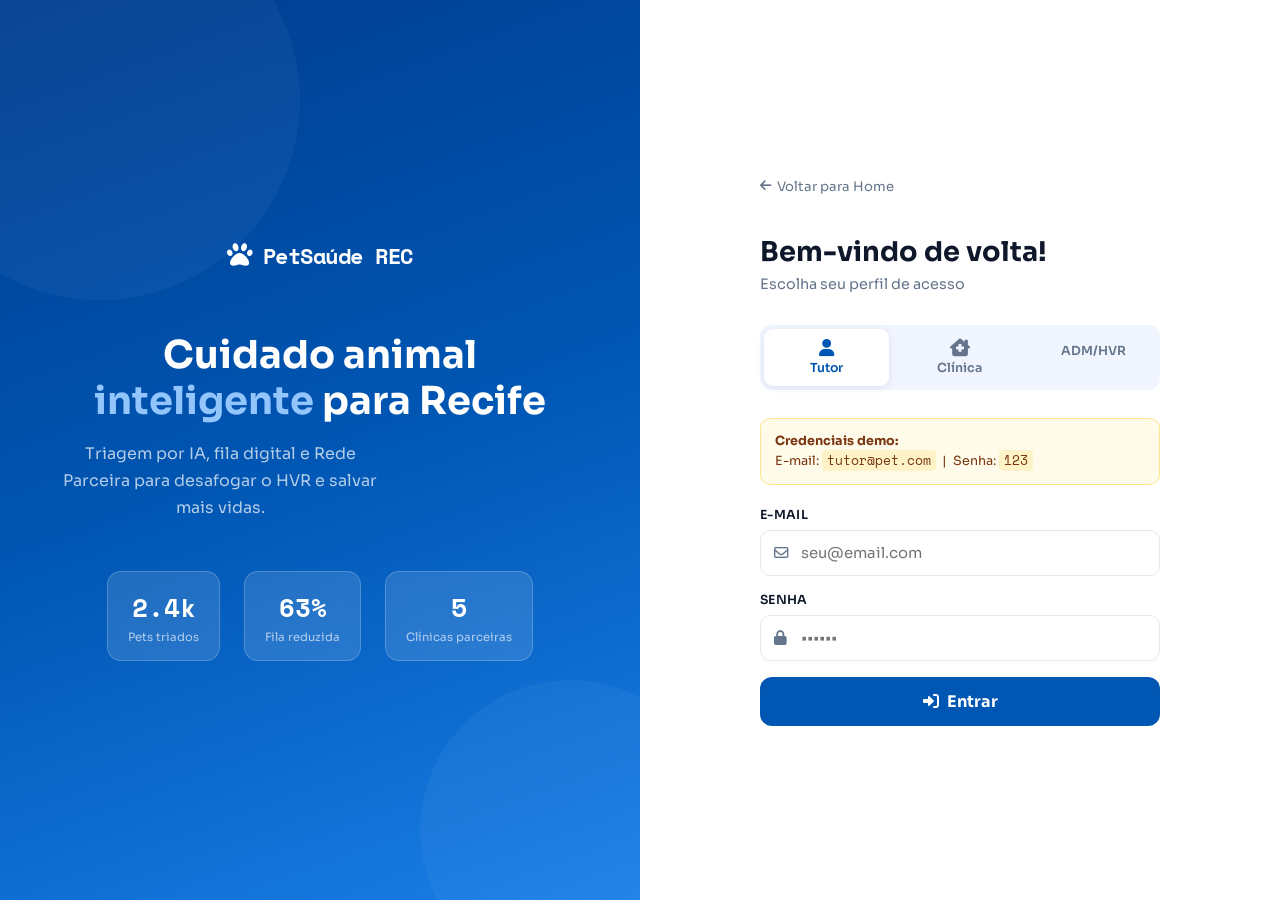
<file: login.html>
<!DOCTYPE html>
<html lang="pt-br">
<head>
    <meta charset="UTF-8">
    <meta name="viewport" content="width=device-width, initial-scale=1.0">
    <title>PetSaúde | Acesso</title>
    <link href="https://fonts.googleapis.com/css2?family=Sora:wght@300;400;600;700&family=Space+Mono:wght@400;700&display=swap" rel="stylesheet">
    <link rel="stylesheet" href="https://cdnjs.cloudflare.com/ajax/libs/font-awesome/6.0.0/css/all.min.css">
    <style>
        :root {
            --primary: #0056b3;
            --primary-light: #e8f0fc;
            --accent: #f97316;
            --green: #10b981;
            --red: #ef4444;
            --text: #0f172a;
            --muted: #64748b;
            --border: #e2e8f0;
            --surface: #ffffff;
            --bg: #f0f5ff;
        }
        * { margin:0; padding:0; box-sizing:border-box; }
        body {
            font-family: 'Sora', sans-serif;
            background: var(--bg);
            min-height: 100vh;
            display: grid;
            grid-template-columns: 1fr 1fr;
        }

        /* LADO ESQUERDO — ilustração */
        .left-panel {
            background: linear-gradient(160deg, #003d8f 0%, #0056b3 50%, #1a7fe8 100%);
            display: flex;
            flex-direction: column;
            justify-content: center;
            align-items: center;
            padding: 60px 50px;
            position: relative;
            overflow: hidden;
        }
        .left-panel::before {
            content: '';
            position: absolute;
            width: 400px; height: 400px;
            background: rgba(255,255,255,0.04);
            border-radius: 50%;
            top: -100px; left: -100px;
        }
        .left-panel::after {
            content: '';
            position: absolute;
            width: 300px; height: 300px;
            background: rgba(255,255,255,0.04);
            border-radius: 50%;
            bottom: -80px; right: -80px;
        }
        .brand-logo {
            font-family: 'Space Mono', monospace;
            color: white;
            font-size: 1.4rem;
            font-weight: 700;
            letter-spacing: -0.5px;
            margin-bottom: 60px;
            display: flex;
            align-items: center;
            gap: 10px;
            z-index: 1;
        }
        .brand-logo i { font-size: 1.6rem; }
        .hero-text { z-index: 1; text-align: center; }
        .hero-text h1 {
            color: white;
            font-size: 2.4rem;
            font-weight: 700;
            line-height: 1.2;
            margin-bottom: 16px;
        }
        .hero-text h1 span { color: #93c5fd; }
        .hero-text p { color: rgba(255,255,255,0.7); font-size: 1rem; line-height: 1.7; max-width: 340px; }
        .stats-strip {
            display: flex;
            gap: 24px;
            margin-top: 50px;
            z-index: 1;
        }
        .stat-box {
            background: rgba(255,255,255,0.12);
            border: 1px solid rgba(255,255,255,0.2);
            border-radius: 14px;
            padding: 16px 20px;
            text-align: center;
            backdrop-filter: blur(8px);
        }
        .stat-box .n  { color: white; font-size: 1.6rem; font-weight: 700; font-family: 'Space Mono', monospace; }
        .stat-box .lb { color: rgba(255,255,255,0.65); font-size: 0.72rem; margin-top: 4px; }

        /* LADO DIREITO — formulário */
        .right-panel {
            display: flex;
            flex-direction: column;
            justify-content: center;
            align-items: center;
            padding: 60px 50px;
            background: var(--surface);
        }
        .form-wrap { width: 100%; max-width: 400px; }

        .back-link {
            display: inline-flex; align-items: center; gap: 6px;
            color: var(--muted); font-size: 0.82rem; text-decoration: none;
            margin-bottom: 40px; transition: color 0.2s;
        }
        .back-link:hover { color: var(--primary); }

        .form-title { font-size: 1.7rem; font-weight: 700; color: var(--text); margin-bottom: 6px; }
        .form-sub   { color: var(--muted); font-size: 0.9rem; margin-bottom: 32px; }

        /* Tabs de perfil */
        .profile-tabs {
            display: flex; gap: 8px; margin-bottom: 28px;
            background: var(--bg); border-radius: 12px; padding: 4px;
        }
        .tab-btn {
            flex: 1; padding: 10px 8px; border: none;
            background: transparent; border-radius: 9px;
            font-family: 'Sora', sans-serif; font-size: 0.78rem; font-weight: 600;
            color: var(--muted); cursor: pointer; transition: all 0.2s;
            display: flex; flex-direction: column; align-items: center; gap: 4px;
        }
        .tab-btn i { font-size: 1.1rem; }
        .tab-btn.active { background: white; color: var(--primary); box-shadow: 0 2px 8px rgba(0,0,0,0.08); }

        /* Hint de credenciais */
        .hint-box {
            background: #fffbeb; border: 1px solid #fde68a; border-radius: 10px;
            padding: 12px 14px; font-size: 0.79rem; color: #78350f;
            margin-bottom: 22px; line-height: 1.6;
        }
        .hint-box code { background: #fef3c7; padding: 1px 5px; border-radius: 4px; font-family: 'Space Mono', monospace; }

        /* Campos */
        .field { margin-bottom: 16px; }
        .field label { display: block; font-size: 0.78rem; font-weight: 600; color: var(--text); margin-bottom: 7px; letter-spacing: 0.3px; text-transform: uppercase; }
        .field-inner { position: relative; }
        .field-inner i { position: absolute; left: 14px; top: 50%; transform: translateY(-50%); color: var(--muted); font-size: 0.9rem; }
        .field input {
            width: 100%; padding: 13px 14px 13px 40px;
            border: 1.5px solid var(--border); border-radius: 10px;
            font-family: 'Sora', sans-serif; font-size: 0.93rem; color: var(--text);
            outline: none; transition: border-color 0.2s, box-shadow 0.2s;
        }
        .field input:focus { border-color: var(--primary); box-shadow: 0 0 0 3px rgba(0,86,179,0.1); }

        .error-box {
            background: #fef2f2; color: #b91c1c; border: 1px solid #fecaca;
            border-radius: 8px; padding: 10px 14px; font-size: 0.83rem;
            margin-bottom: 16px; display: none; align-items: center; gap: 8px;
        }

        .btn-entrar {
            width: 100%; padding: 14px; background: var(--primary);
            color: white; border: none; border-radius: 12px;
            font-family: 'Sora', sans-serif; font-size: 1rem; font-weight: 700;
            cursor: pointer; transition: all 0.25s;
            display: flex; align-items: center; justify-content: center; gap: 8px;
        }
        .btn-entrar:hover { background: #004494; transform: translateY(-2px); box-shadow: 0 8px 20px rgba(0,86,179,0.25); }

        @media (max-width: 768px) {
            body { grid-template-columns: 1fr; }
            .left-panel { display: none; }
            .right-panel { padding: 40px 24px; }
        }
    </style>
</head>
<body>
    <div class="left-panel">
        <div class="brand-logo"><i class="fa-solid fa-paw"></i> PetSaúde REC</div>
        <div class="hero-text">
            <h1>Cuidado animal <span>inteligente</span> para Recife</h1>
            <p>Triagem por IA, fila digital e Rede Parceira para desafogar o HVR e salvar mais vidas.</p>
        </div>
        <div class="stats-strip">
            <div class="stat-box"><div class="n">2.4k</div><div class="lb">Pets triados</div></div>
            <div class="stat-box"><div class="n">63%</div><div class="lb">Fila reduzida</div></div>
            <div class="stat-box"><div class="n">5</div><div class="lb">Clínicas parceiras</div></div>
        </div>
    </div>

    <div class="right-panel">
        <div class="form-wrap">
            <a href="index.html" class="back-link"><i class="fa-solid fa-arrow-left"></i> Voltar para Home</a>
            <h2 class="form-title" id="form-title">Bem-vindo de volta!</h2>
            <p class="form-sub" id="form-sub">Escolha seu perfil de acesso</p>

            <div class="profile-tabs">
                <button class="tab-btn active" id="tab-cidadao" onclick="selectTab('cidadao')">
                    <i class="fa-solid fa-user"></i> Tutor
                </button>
                <button class="tab-btn" id="tab-clinica" onclick="selectTab('clinica')">
                    <i class="fa-solid fa-house-chimney-medical"></i> Clínica
                </button>
                <button class="tab-btn" id="tab-adm" onclick="selectTab('adm')">
                    <i class="fa-solid fa-shield-halved"></i> ADM/HVR
                </button>
            </div>

            <div class="hint-box" id="hint-box">
                <b>Credenciais demo:</b><br>
                E-mail: <code id="hint-email">tutor@pet.com</code> &nbsp;|&nbsp; Senha: <code>123</code>
            </div>

            <div class="error-box" id="error-box">
                <i class="fa-solid fa-circle-exclamation"></i>
                <span>E-mail ou senha incorretos.</span>
            </div>

            <div class="field">
                <label>E-mail</label>
                <div class="field-inner">
                    <i class="fa-regular fa-envelope"></i>
                    <input type="email" id="email" placeholder="seu@email.com">
                </div>
            </div>
            <div class="field">
                <label>Senha</label>
                <div class="field-inner">
                    <i class="fa-solid fa-lock"></i>
                    <input type="password" id="password" placeholder="••••••" onkeypress="if(event.key==='Enter') doLogin()">
                </div>
            </div>

            <button class="btn-entrar" onclick="doLogin()">
                <i class="fa-solid fa-right-to-bracket"></i> Entrar
            </button>
        </div>
    </div>

    <script src="db.js"></script>
    <script>
        const tabConfig = {
            cidadao: { title: 'Olá, Tutor!',          sub: 'Acompanhe seu pet e a fila do HVR.',    email: 'tutor@pet.com' },
            clinica: { title: 'Área da Clínica',       sub: 'Gerencie encaminhamentos recebidos.',   email: 'clinica@pet.com' },
            adm:     { title: 'Painel ADM / HVR',      sub: 'Visão completa de triagem e filas.',    email: 'adm@pet.com' },
        };
        let currentTab = 'cidadao';

        function selectTab(tab) {
            currentTab = tab;
            ['cidadao','clinica','adm'].forEach(t => document.getElementById('tab-'+t).classList.remove('active'));
            document.getElementById('tab-'+tab).classList.add('active');
            const cfg = tabConfig[tab];
            document.getElementById('form-title').textContent = cfg.title;
            document.getElementById('form-sub').textContent = cfg.sub;
            document.getElementById('hint-email').textContent = cfg.email;
            document.getElementById('email').value = '';
            document.getElementById('password').value = '';
            document.getElementById('error-box').style.display = 'none';
        }

        function doLogin() {
            const email = document.getElementById('email').value.trim();
            const senha = document.getElementById('password').value.trim();
            const errEl = document.getElementById('error-box');

            const user = PetDB.login(email, senha);
            if (user) {
                errEl.style.display = 'none';
                window.location.href = 'dashboard.html';
            } else {
                errEl.style.display = 'flex';
            }
        }
    </script>
</body>
</html>
</file>
<file: styles.css>
/* Variáveis de Cor e Tipografia */
:root {
    --primary: #0056b3;
    --primary-hover: #004494;
    --secondary: #e0f2fe;
    --accent: #ffc107;
    --text-dark: #1e293b;
    --text-light: #64748b;
    --bg-light: #f8fafc;
    --white: #ffffff;
    --shadow: 0 10px 25px -5px rgba(0, 0, 0, 0.1);
}

* { margin: 0; padding: 0; box-sizing: border-box; font-family: 'Poppins', sans-serif; }
body { background-color: var(--bg-light); color: var(--text-dark); overflow-x: hidden; scroll-behavior: smooth; }

/* Navbar */
header { background: var(--white); box-shadow: 0 2px 10px rgba(0,0,0,0.05); position: sticky; top: 0; z-index: 1000; }
.navbar { display: flex; justify-content: space-between; align-items: center; padding: 1rem 5%; max-width: 1200px; margin: 0 auto; }
.logo { font-size: 1.6rem; font-weight: 700; color: var(--primary); display: flex; align-items: center; gap: 10px; }
.nav-links a { text-decoration: none; color: var(--text-dark); font-weight: 600; margin: 0 15px; transition: color 0.3s; }
.nav-links a:hover { color: var(--primary); }
.nav-actions { display: flex; align-items: center; gap: 20px; }

/* SELETOR DE IDIOMA AUMENTADO */
.lang-switch button { 
    background: none; 
    border: none; 
    font-weight: 700; 
    font-size: 1.2rem; /* Letra maior */
    padding: 5px 10px; 
    cursor: pointer; 
    color: var(--text-light); 
    transition: 0.3s; 
}
.lang-switch button.active { 
    color: var(--primary); 
    text-decoration: underline; 
    transform: scale(1.1); /* Destaca o idioma selecionado */
}

.btn-login { background: var(--primary); color: var(--white); padding: 10px 25px; border-radius: 20px; text-decoration: none; font-weight: 600; transition: 0.3s; font-size: 1.1rem; }
.btn-login:hover { background: var(--primary-hover); transform: translateY(-2px); }

/* Hero Section */
.hero { display: flex; align-items: center; justify-content: space-between; padding: 5rem 5%; max-width: 1200px; margin: 0 auto; min-height: 80vh; }
.hero-content { flex: 1; padding-right: 2rem; }
.badge { background: var(--secondary); color: var(--primary); padding: 5px 15px; border-radius: 20px; font-size: 0.85rem; font-weight: 700; text-transform: uppercase; }
.hero h1 { font-size: 3.5rem; line-height: 1.2; margin: 20px 0; color: var(--text-dark); }
.hero h1 span { color: var(--primary); }
.hero p { font-size: 1.1rem; color: var(--text-light); margin-bottom: 30px; }
.hero-buttons { display: flex; gap: 15px; }
.btn-primary { background: var(--primary); color: var(--white); padding: 15px 30px; border: none; border-radius: 30px; font-size: 1rem; font-weight: 600; cursor: pointer; transition: 0.3s; box-shadow: 0 4px 15px rgba(0,86,179,0.3); display: inline-block; text-align: center; }
.btn-primary:hover { background: var(--primary-hover); transform: translateY(-3px); }
.btn-secondary { background: var(--white); color: var(--primary); padding: 15px 30px; border: 2px solid var(--primary); border-radius: 30px; font-size: 1rem; font-weight: 600; text-decoration: none; transition: 0.3s; display: inline-block; text-align: center;}
.btn-secondary:hover { background: var(--secondary); }
.hero-image { flex: 1; text-align: center; }
.hero-image img { max-width: 100%; border-radius: 20px; box-shadow: var(--shadow); }

/* Gamificação (Features) */
.features { padding: 5rem 5%; text-align: center; background: var(--white); }
.section-header h2 { font-size: 2.5rem; color: var(--primary); }
.section-header p { color: var(--text-light); margin-bottom: 3rem; font-size: 1.1rem; }
.cards-container { display: flex; justify-content: center; gap: 30px; max-width: 1200px; margin: 0 auto; flex-wrap: wrap; }
.feature-card { background: var(--bg-light); padding: 40px 30px; border-radius: 20px; flex: 1; min-width: 280px; box-shadow: var(--shadow); transition: 0.3s; }
.feature-card:hover { transform: translateY(-10px); }
.feature-card .icon { font-size: 3rem; color: var(--accent); margin-bottom: 20px; }
.feature-card h3 { font-size: 1.3rem; margin-bottom: 15px; }
.feature-card p { color: var(--text-light); font-size: 0.95rem; }

/* Monetização (Pricing) */
.pricing { padding: 5rem 5%; text-align: center; }
.pricing h2 { font-size: 2.5rem; margin-bottom: 3rem; }
.pricing-container { display: flex; justify-content: center; gap: 30px; max-width: 900px; margin: 0 auto; flex-wrap: wrap; }
.price-card { background: var(--white); padding: 40px; border-radius: 20px; flex: 1; min-width: 300px; box-shadow: var(--shadow); position: relative; }
.price-card.highlight { border: 3px solid var(--primary); transform: scale(1.05); }
.popular-badge { position: absolute; top: -15px; left: 50%; transform: translateX(-50%); background: var(--accent); color: var(--text-dark); padding: 5px 20px; border-radius: 20px; font-weight: bold; font-size: 0.9rem; }
.price { font-size: 2.5rem; font-weight: 700; margin: 20px 0; color: var(--primary); }
.price span { font-size: 1rem; color: var(--text-light); font-weight: 400; }
.price-card ul { list-style: none; margin-bottom: 30px; text-align: left; }
.price-card ul li { margin-bottom: 15px; color: var(--text-light); font-size: 1.05rem;}
.price-card ul li i { color: #10b981; margin-right: 10px; }
.btn-outline { background: transparent; color: var(--primary); padding: 15px; border: 2px solid var(--primary); border-radius: 10px; width: 100%; font-weight: bold; cursor: pointer; transition: 0.3s; font-size: 1.05rem; }
.btn-outline:hover { background: var(--primary); color: var(--white); }

/* Footer */
footer { background: var(--text-dark); color: var(--white); text-align: center; padding: 2rem; font-size: 1rem; }

/* RESPONSIVIDADE TOTAL (Mobile) */
@media (max-width: 768px) {
    .navbar { flex-direction: column; gap: 15px; padding: 1.5rem 5%; }
    .nav-actions { width: 100%; justify-content: space-around; margin-top: 10px; }
    
    .hero { flex-direction: column; text-align: center; padding-top: 2rem; }
    .hero-content { padding-right: 0; margin-bottom: 3rem; }
    .hero h1 { font-size: 2.2rem; }
    .hero-buttons { justify-content: center; flex-direction: column; width: 100%; }
    .btn-primary, .btn-secondary { width: 100%; margin-bottom: 10px; }
    
    .pricing-container { flex-direction: column; align-items: center; }
    .price-card { width: 100%; max-width: 400px; }
    .price-card.highlight { transform: scale(1); margin-top: 20px; }
}

.hidden { display: none !important; }



/* =========================================
   ESTILOS DO CHATBOT FLUTUANTE
   ========================================= */
#chat-container {
    position: fixed;
    bottom: 30px;
    right: 30px;
    width: 350px;
    height: 500px;
    background: var(--white);
    border-radius: 20px;
    box-shadow: 0 15px 35px rgba(0,0,0,0.2);
    display: flex;
    flex-direction: column;
    overflow: hidden;
    transition: transform 0.3s ease, opacity 0.3s ease;
    z-index: 9999;
}

/* Classe para esconder o chat suavemente */
.chat-hidden {
    transform: translateY(150%);
    opacity: 0;
    pointer-events: none;
}

.chat-header {
    background: var(--primary);
    color: var(--white);
    padding: 15px 20px;
    display: flex;
    justify-content: space-between;
    align-items: center;
    font-weight: 600;
}

.close-chat {
    background: none;
    border: none;
    color: var(--white);
    font-size: 1.2rem;
    cursor: pointer;
    transition: transform 0.2s;
}

.close-chat:hover {
    transform: scale(1.1);
}

.chat-messages {
    flex: 1;
    padding: 20px;
    overflow-y: auto;
    background: #f0f4f8;
    display: flex;
    flex-direction: column;
    gap: 15px;
}

.message {
    max-width: 85%;
    padding: 12px 16px;
    border-radius: 15px;
    font-size: 0.95rem;
    line-height: 1.4;
    animation: fadeIn 0.3s ease;
}

@keyframes fadeIn {
    from { opacity: 0; transform: translateY(10px); }
    to { opacity: 1; transform: translateY(0); }
}

.bot-message {
    background: var(--white);
    color: var(--text-dark);
    align-self: flex-start;
    border-bottom-left-radius: 5px;
    box-shadow: 0 2px 5px rgba(0,0,0,0.05);
}

.user-message {
    background: var(--primary);
    color: var(--white);
    align-self: flex-end;
    border-bottom-right-radius: 5px;
    box-shadow: 0 2px 5px rgba(0,86,179,0.2);
}

.chat-input {
    display: flex;
    padding: 15px;
    background: var(--white);
    border-top: 1px solid #eee;
    gap: 10px;
}

.chat-input input {
    flex: 1;
    padding: 10px 15px;
    border: 1px solid #ddd;
    border-radius: 20px;
    outline: none;
    font-size: 0.95rem;
    transition: border 0.3s;
}

.chat-input input:focus {
    border-color: var(--primary);
}

#btn-send {
    background: var(--primary);
    color: var(--white);
    border: none;
    width: 40px;
    height: 40px;
    border-radius: 50%;
    cursor: pointer;
    display: flex;
    justify-content: center;
    align-items: center;
    transition: background 0.3s;
}

#btn-send:hover {
    background: var(--primary-hover);
}

/* Responsividade do Chatbot no Mobile */
@media (max-width: 480px) {
    #chat-container {
        width: 100%;
        height: 100%;
        bottom: 0;
        right: 0;
        border-radius: 0;
    }
}


/* =========================================
   ESTILOS DA IMAGEM DO MASCOTE
   ========================================= */
.btn-mascote {
    display: inline-flex;
    align-items: center;
    justify-content: center;
    gap: 10px;
}

.mascote-icon {
    width: 28px;
    height: 28px;
    border-radius: 50%;
    object-fit: cover;
    border: 2px solid var(--white);
    background-color: var(--white);
}

.chat-title {
    display: flex;
    align-items: center;
    gap: 10px;
    font-size: 1.1rem;
}

.mascote-icon-chat {
    width: 35px;
    height: 35px;
    border-radius: 50%;
    object-fit: cover;
    border: 2px solid var(--white);
    background-color: var(--white);
    box-shadow: 0 2px 5px rgba(0,0,0,0.2);
}
</file>
